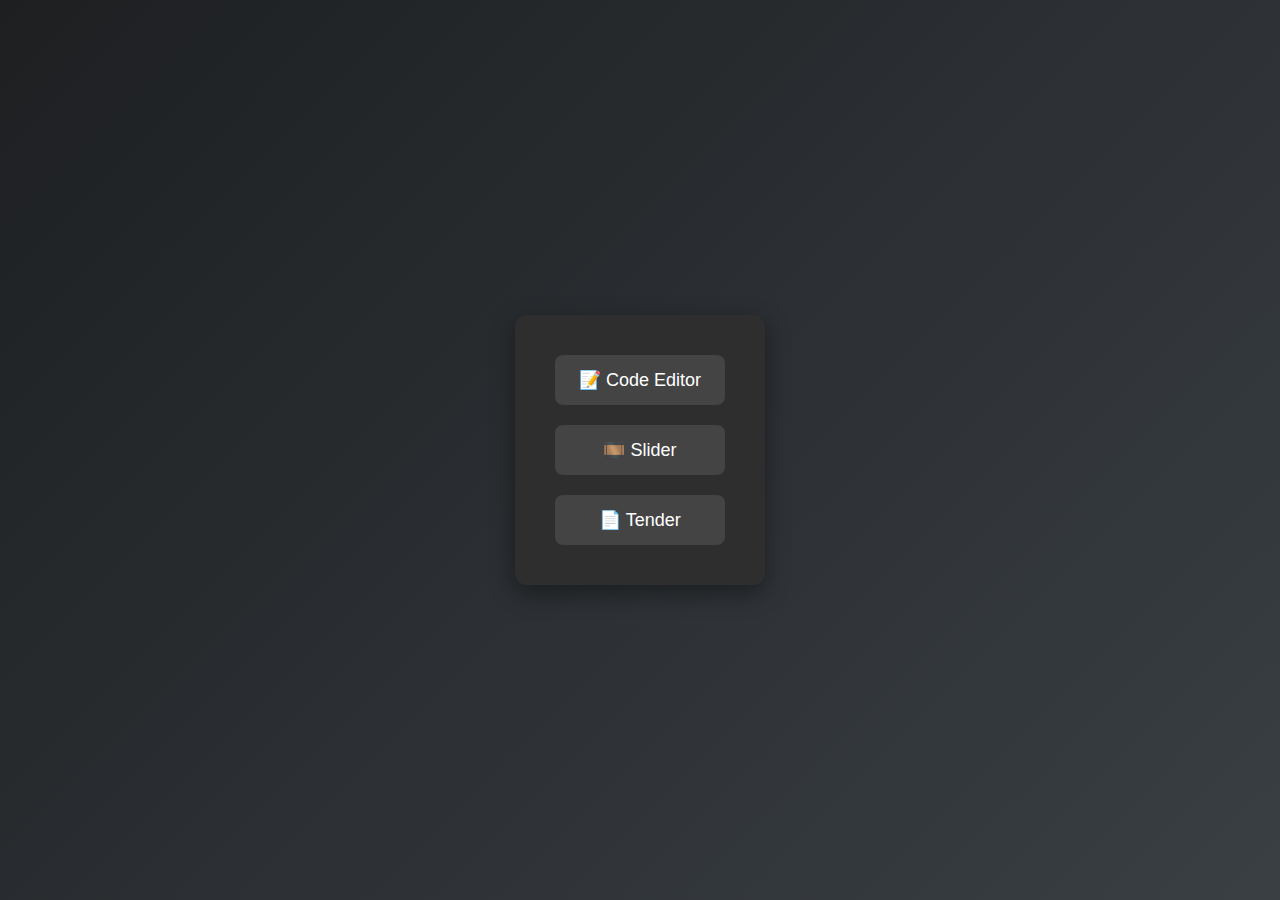
<file: index.html>
<!DOCTYPE html>
<html lang="en">
    <head>
        <meta charset="UTF-8" />
        <meta name="viewport" content="width=device-width, initial-scale=1.0" />
        <link rel="stylesheet" href="./style.css" />
        <title>Mini Projects</title>
    </head>
    <body>
        <div class="menu">
            <button onclick="location.href='code-editor/index.html'">
                📝 Code Editor
            </button>
            <button onclick="location.href='slider/index.html'">
                🎞️ Slider
            </button>
            <button onclick="location.href='tender/index.html'">
                📄 Tender
            </button>
        </div>
    </body>
</html>
</file>
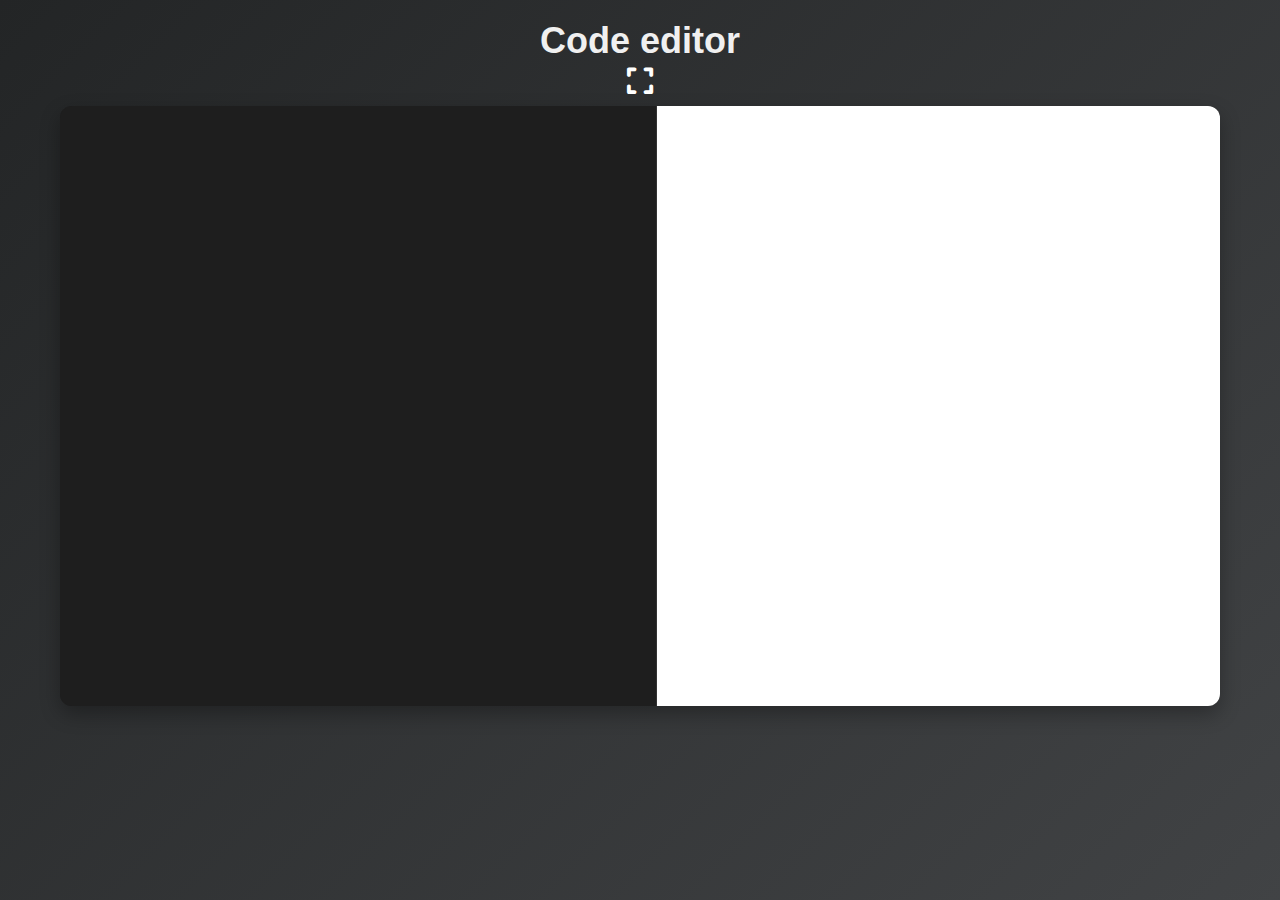
<file: code-editor/index.html>
<!DOCTYPE html>
<html lang="en">
    <head>
        <meta charset="UTF-8" />
        <meta name="viewport" content="width=device-width, initial-scale=1.0" />
        <link rel="stylesheet" href="./style.css" />
        <link
            rel="stylesheet"
            href="https://cdnjs.cloudflare.com/ajax/libs/font-awesome/6.7.2/css/all.min.css"
            integrity="sha512-Evv84Mr4kqVGRNSgIGL/F/aIDqQb7xQ2vcrdIwxfjThSH8CSR7PBEakCr51Ck+w+/U6swU2Im1vVX0SVk9ABhg=="
            crossorigin="anonymous"
            referrerpolicy="no-referrer"
        />
        <title>Document</title>
    </head>
    <body>
        <div class="wrapper">
            <div class="header-wrap">
                <h1 class="title">Code editor</h1>
                <i class="fa-solid fa-expand" id="zoom"></i>
            </div>
            <div class="body">
                <textarea class="code-editor" id="editor-input"></textarea>
                <iframe class="preview"></iframe>
            </div>
        </div>
        <div class="menu" hidden>
            <ul class="menu-body">
                <li class="menu-item" data-type="destroy">Xóa code</li>
            </ul>
        </div>
        <script src="./main.js"></script>
    </body>
</html>
</file>
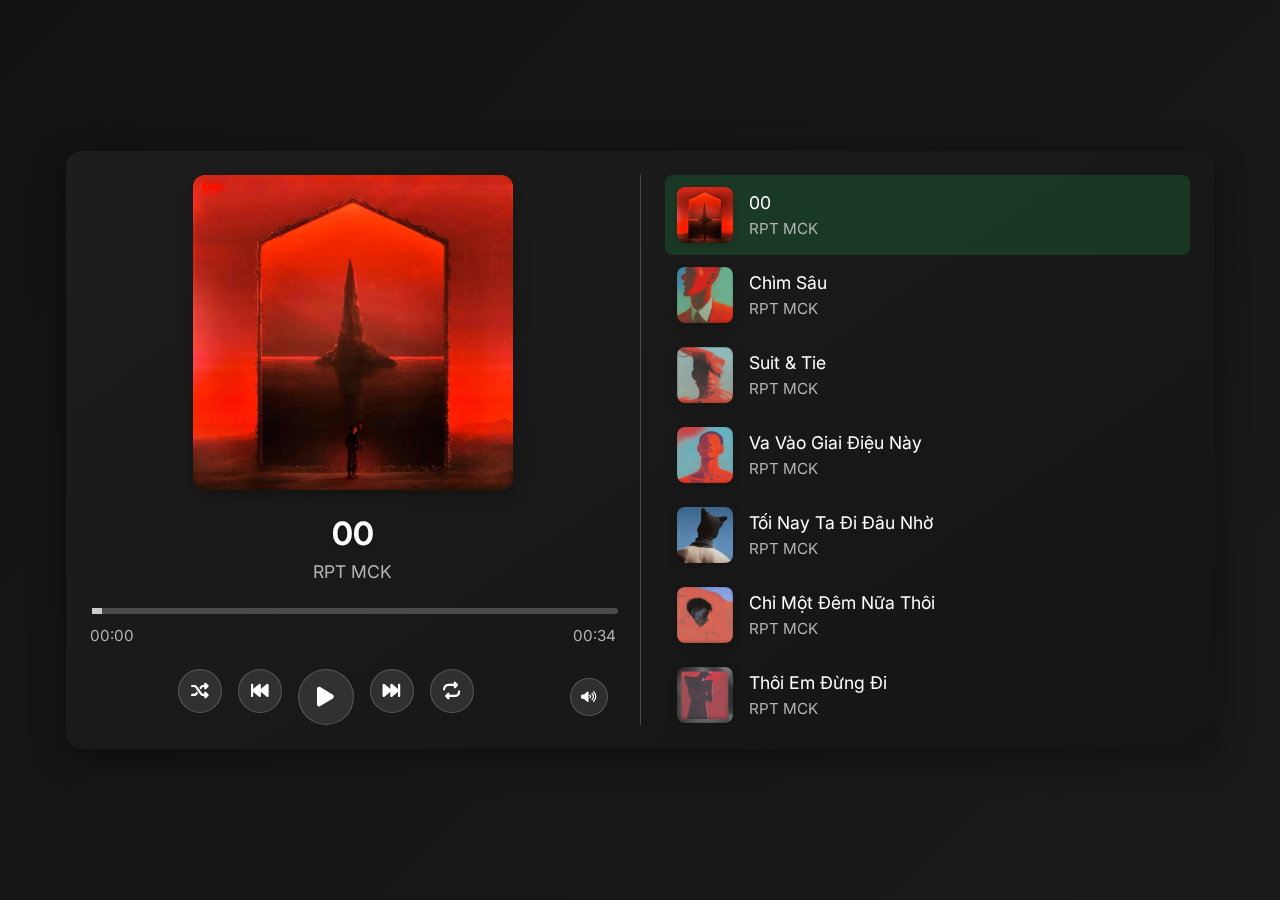
<file: music-player/index.html>
<!DOCTYPE html>
<html lang="en">
    <head>
        <meta charset="UTF-8" />
        <meta name="viewport" content="width=device-width, initial-scale=1.0" />
        <title>Music Player UI</title>
        <link
            href="https://fonts.googleapis.com/css2?family=Inter:wght@400;600;700&display=swap"
            rel="stylesheet"
        />
        <link
            rel="stylesheet"
            href="https://cdnjs.cloudflare.com/ajax/libs/font-awesome/6.7.2/css/all.min.css"
            integrity="sha512-Evv84Mr4kqVGRNSgIGL/F/aIDqQb7xQ2vcrdIwxfjThSH8CSR7PBEakCr51Ck+w+/U6swU2Im1vVX0SVk9ABhg=="
            crossorigin="anonymous"
            referrerpolicy="no-referrer"
        />
        <link rel="stylesheet" href="./style.css" />
    </head>
    <body>
        <div class="music-player">
            <div class="left-section">
                <div class="album-art">
                    <img alt="Album Art" id="current-thumbnail" />
                </div>
                <div class="song-info">
                    <h2 id="current-name">Song Title</h2>
                    <p id="current-author">Artist Name</p>
                </div>
                <input
                    class="progress-bar"
                    type="range"
                    min="0"
                    max="100"
                    value="0"
                />
                <audio id="audio"></audio>
                <!-- Timer -->
                <div class="time">
                    <span class="current-time">0:00</span>
                    <span class="duration">0:00</span>
                </div>
                <!-- Controls -->
                <div class="controls">
                    <button
                        class="control-btn shuffle"
                        title="Shuffle"
                        id="shuffle-button"
                    >
                        <i class="fa-solid fa-shuffle"></i>
                    </button>
                    <button
                        class="control-btn prev"
                        title="Previous"
                        id="prev-button"
                    >
                        <i class="fa-solid fa-backward-fast"></i>
                    </button>
                    <button
                        class="control-btn play-pause"
                        title="Play/Pause"
                        id="play-button"
                    >
                        <i class="fa-solid fa-play"></i>
                        <i class="fa-solid fa-pause"></i>
                    </button>
                    <button
                        class="control-btn next"
                        title="Next"
                        id="next-button"
                    >
                        <i class="fa-solid fa-forward-fast"></i>
                    </button>
                    <button
                        class="control-btn repeat"
                        title="Repeat"
                        id="repeat-button"
                    >
                        <i class="fa-solid fa-repeat"></i>
                    </button>
                    <div class="volumn-wrapper">
                        <i class="fa-solid fa-volume-high"></i>
                        <div class="progress-volumn-wrap">
                            <input
                                class="progress-volumn"
                                type="range"
                                min="0"
                                max="100"
                                value="100"
                                id="progress-volumn"
                            />
                        </div>
                    </div>
                </div>
            </div>
            <div class="playlist"></div>
        </div>
        <script src="./main.js"></script>
    </body>
</html>
</file>
<file: style.css>
body {
    margin: 0;
    padding: 0;
    font-family: "Segoe UI", sans-serif;
    background: linear-gradient(135deg, #1d1f21, #3a3f44);
    color: white;
    display: flex;
    justify-content: center;
    align-items: center;
    height: 100vh;
}

.menu {
    display: flex;
    flex-direction: column;
    gap: 20px;
    background-color: #2e2e2e;
    padding: 40px;
    border-radius: 12px;
    box-shadow: 0 8px 24px rgba(0, 0, 0, 0.4);
}

.menu button {
    padding: 14px 24px;
    font-size: 18px;
    border: none;
    border-radius: 8px;
    cursor: pointer;
    background: #444;
    color: white;
    transition: background 0.2s ease;
}

.menu button:hover {
    background: #666;
}
</file>
<file: code-editor/style.css>
* {
    margin: 0;
    padding: 0;
    box-sizing: border-box;
}

body {
    font-family: "Segoe UI", Tahoma, Geneva, Verdana, sans-serif;
    background: linear-gradient(135deg, #232526, #414345);
    color: #fff;
    min-height: 100vh;
}

.wrapper {
    padding: 20px;
    max-width: 1200px;
    margin: 0 auto;
}

.title {
    font-size: 36px;
    font-weight: bold;
    text-align: center;
    color: #f0f0f0;
}

.body {
    display: flex;
    height: 600px;
    background: #1f1f1f;
    border-radius: 12px;
    overflow: hidden;
    box-shadow: 0 8px 20px rgba(0, 0, 0, 0.3);
}

/* Code editor */
.code-editor {
    flex: 1;
    height: 100%;
    background-color: #1e1e1e;
    color: #e0e0e0;
    padding: 16px;
    font-size: 16px;
    line-height: 1.5;
    font-family: "Fira Code", monospace;
    border: none;
    resize: none;
    border-right: 1px solid #333;
}

/* Preview */
.preview {
    flex: 1;
    height: 100%;
    background: #fff;
    border: none;
    outline: none;
}

/* Context menu */
.menu {
    z-index: 99999;
    position: fixed;
    background-color: #2c2c2c;
    color: #fff;
    padding: 10px;
    width: 160px;
    border-radius: 8px;
    box-shadow: 0 4px 12px rgba(0, 0, 0, 0.5);
    z-index: 999;
    animation: fadeIn 0.2s ease-out;
}

@keyframes fadeIn {
    from {
        opacity: 0;
        transform: scale(0.95);
    }
    to {
        opacity: 1;
        transform: scale(1);
    }
}

.menu-body {
    display: flex;
    flex-direction: column;
    gap: 8px;
}

.menu-item {
    list-style: none;
    text-align: left;
    cursor: pointer;
    padding: 8px 12px;
    border-radius: 4px;
    transition: background 0.2s;
}

.menu-item:hover {
    background-color: #444;
}

.header-wrap {
    display: flex;
    flex-direction: column;
    justify-content: center;
    align-items: center;
    margin-bottom: 10px;
    gap: 4px;
}
.header-wrap i {
    font-size: 30px;
    color: #fff;
    cursor: pointer;
}
</file>
<file: music-player/style.css>
body {
    font-family: "Inter", sans-serif;
    display: flex;
    justify-content: center;
    align-items: center;
    height: 100vh;
    margin: 0;
    background: linear-gradient(135deg, #121212, #1a1a1a);
}
.music-player {
    background: linear-gradient(
        145deg,
        rgba(30, 30, 30, 0.95),
        rgba(20, 20, 20, 0.95)
    );
    border-radius: 16px;
    box-shadow: 0 8px 32px rgba(0, 0, 0, 0.4);
    width: 1100px;
    max-width: 95%;
    height: 550px;
    display: flex;
    padding: 24px;
    color: #fff;
    backdrop-filter: blur(10px);
}
.left-section {
    flex: 1;
    display: flex;
    flex-direction: column;
    justify-content: space-between;
    padding-right: 24px;
}
.album-art {
    width: 320px;
    height: 320px;
    background-color: #333;
    border-radius: 12px;
    overflow: hidden;
    box-shadow: 0 4px 16px rgba(0, 0, 0, 0.3);
    margin: 0 auto;
    margin-bottom: 24px;
}
.album-art img {
    width: 100%;
    height: 100%;
    object-fit: cover;
}
.song-info {
    margin-bottom: 24px;
    text-align: center;
}
.song-info h2 {
    margin: 0;
    font-size: 2em;
    font-weight: 700;
    color: #fff;
    text-shadow: 0 2px 4px rgba(0, 0, 0, 0.2);
}
.song-info p {
    margin: 8px 0 0;
    color: #b3b3b3;
    font-size: 1.1em;
    font-weight: 400;
}

.progress-bar {
    width: 100%;
    height: 6px;
    border-radius: 6px;
    margin-bottom: 12px;
    cursor: pointer;
    transition: all 0.3s ease;
    background: linear-gradient(to right, #ccc 0%, #4a4a4a 0%);
    appearance: none;
    border-radius: 6px;
}

/* The slider handle (use -webkit- (Chrome, Opera, Safari, Edge) and -moz- (Firefox) to override default look) */
.progress-bar::-webkit-slider-thumb {
    -webkit-appearance: none; /* Override default look */
    appearance: none;
    width: 10px; /* Set a specific slider handle width */
    height: 6px; /* Slider handle height */
    background: #ccc; /* Green background */
    cursor: pointer; /* Cursor on hover */
}

.progress-bar::-moz-range-thumb {
    width: 10px; /* Set a specific slider handle width */
    height: 6px; /* Slider handle height */
    background: #ccc; /* Green background */
    cursor: pointer; /* Cursor on hover */
}

.time {
    display: flex;
    justify-content: space-between;
    font-size: 0.95em;
    color: #b3b3b3;
    margin-bottom: 24px;
}
.controls {
    display: flex;
    justify-content: center;
    gap: 16px;
    position: relative;
}

.volumn-wrapper {
    position: absolute;
    right: 0;
    top: 50%;
    transform: translateY(-50%);
    background: rgba(255, 255, 255, 0.1);
    color: #fff;
    border: 1px solid rgba(255, 255, 255, 0.2);
    border-radius: 50%;
    width: 36px;
    height: 36px;
    font-size: 1.1em;
    cursor: pointer;
    display: flex;
    align-items: center;
    justify-content: center;
    transition: all 0.3s ease;
    backdrop-filter: blur(5px);
}

.volumn-wrapper i {
    font-size: 12px;
}
.volumn-wrapper {
    position: relative;
    display: flex;
    align-items: center;
    gap: 8px;
    color: white;
    right: -80px;
}

.progress-volumn-wrap {
    transform: rotate(270deg);
    position: absolute;
    background-color: #2b2b2b;
    border: 1px solid rgba(255, 255, 255, 0.2);
    padding: 8px;
    border-radius: 6px;
    z-index: 10;
    opacity: 0;
    visibility: hidden;
    transition: opacity 0.2s ease;
    height: 21px;
    top: -120%;
    display: flex;
    flex-direction: column;
    justify-content: center;
    align-items: center;
}
.progress-volumn {
    cursor: grab;
    background: linear-gradient(to right, #ccc 100%, #4a4a4a 100%);
    appearance: none;
    height: 4px;
    width: 100px;
    border-radius: 4px;
    transition: background 0.2s ease;
}
.volumn-wrapper:hover .progress-volumn-wrap {
    opacity: 1;
    visibility: visible;
}

.control-btn {
    background: rgba(255, 255, 255, 0.1);
    color: #fff;
    border: 1px solid rgba(255, 255, 255, 0.2);
    border-radius: 50%;
    width: 44px;
    height: 44px;
    font-size: 1.1em;
    cursor: pointer;
    display: flex;
    align-items: center;
    justify-content: center;
    transition: all 0.3s ease;
    backdrop-filter: blur(5px);
}
.control-btn:hover {
    border-color: transparent;
    transform: scale(1.1);
}
.control-btn.play-pause {
    width: 56px;
    height: 56px;
    font-size: 1.4em;
}

.control-btn.play-pause .fa-pause {
    display: none;
}

.control-btn.active {
    background: linear-gradient(90deg, #1db954, #17a34a);
    border-color: transparent;
}

.control-btn.play-pause.active .fa-pause {
    display: block;
}

.control-btn.play-pause.active .fa-play {
    display: none;
}

.playlist {
    flex: 1;
    max-height: 100%;
    overflow-y: auto;
    border-left: 1px solid #4a4a4a;
    padding-left: 24px;
    overflow-x: hidden;
}
/* Cho trình duyệt WebKit (Chrome, Edge) */
.playlist::-webkit-scrollbar {
    width: 6px;
}

.playlist::-webkit-scrollbar-thumb {
    background-color: #2d2d2d;
    border-radius: 4px;
}

.playlist::-webkit-scrollbar-track {
    background-color: #1c1c1e;
}

.playlist-item {
    display: flex;
    align-items: center;
    padding: 12px;
    cursor: pointer;
    border-radius: 8px;
    transition: all 0.3s ease;
}
.playlist-item:hover {
    background: rgba(255, 255, 255, 0.05);
    transform: translateX(4px);
}
.playlist-item.active {
    background: rgba(29, 185, 84, 0.2);
    font-weight: 600;
}
.playlist-item img {
    width: 56px;
    height: 56px;
    object-fit: cover;
    border-radius: 8px;
    margin-right: 16px;
    box-shadow: 0 2px 8px rgba(0, 0, 0, 0.2);
}

.playlist-item-info {
    display: flex;
    flex-direction: column;
    gap: 6px;
}

.playlist-item span {
    color: #fff;
    font-size: 1.1em;
    font-weight: 400;
}
.playlist-item span.artist {
    color: #b3b3b3;
    font-size: 0.95em;
    display: block;
}
@media (max-width: 768px) {
    .music-player {
        flex-direction: column;
        height: auto;
        width: 350px;
    }
    .left-section {
        padding-right: 0;
    }
    .album-art {
        height: 250px;
    }
    .playlist {
        border-left: none;
        border-top: 1px solid #4a4a4a;
        padding-left: 0;
        padding-top: 24px;
        max-height: 250px;
    }
    .playlist-item img {
        width: 48px;
        height: 48px;
    }
}

@media (max-width: 992px) {
    .music-player {
        flex-direction: column;
        width: 90vw;
        height: auto;
        padding: 16px;
    }

    .left-section {
        padding-right: 0;
        width: 100%;
    }

    .album-art {
        width: 100%;
        height: auto;
        aspect-ratio: 1 / 1;
    }

    .controls {
        flex-wrap: wrap;
        gap: 12px;
        margin-top: 12px;
    }

    .volumn-wrapper {
        position: relative;
        right: 0;
        top: auto;
        transform: none;
        justify-content: flex-end;
    }

    .progress-volumn-wrap {
        position: absolute;
        top: -100%;
        right: 0;
    }
}

@media (max-width: 576px) {
    .music-player {
        width: 100vw;
        border-radius: 0;
        box-shadow: none;
    }

    .album-art {
        width: 100%;
        height: auto;
        max-height: 300px;
        aspect-ratio: 1 / 1;
    }

    .song-info h2 {
        font-size: 1.4em;
    }

    .song-info p {
        font-size: 1em;
    }

    .control-btn {
        width: 36px;
        height: 36px;
        font-size: 0.9em;
    }

    .control-btn.play-pause {
        width: 44px;
        height: 44px;
        font-size: 1.2em;
    }

    .playlist {
        padding: 16px;
        max-height: 200px;
        overflow-y: auto;
    }

    .playlist-item img {
        width: 42px;
        height: 42px;
        margin-right: 12px;
    }

    .playlist-item span {
        font-size: 1em;
    }

    .playlist-item span.artist {
        font-size: 0.85em;
    }
}
</file>
